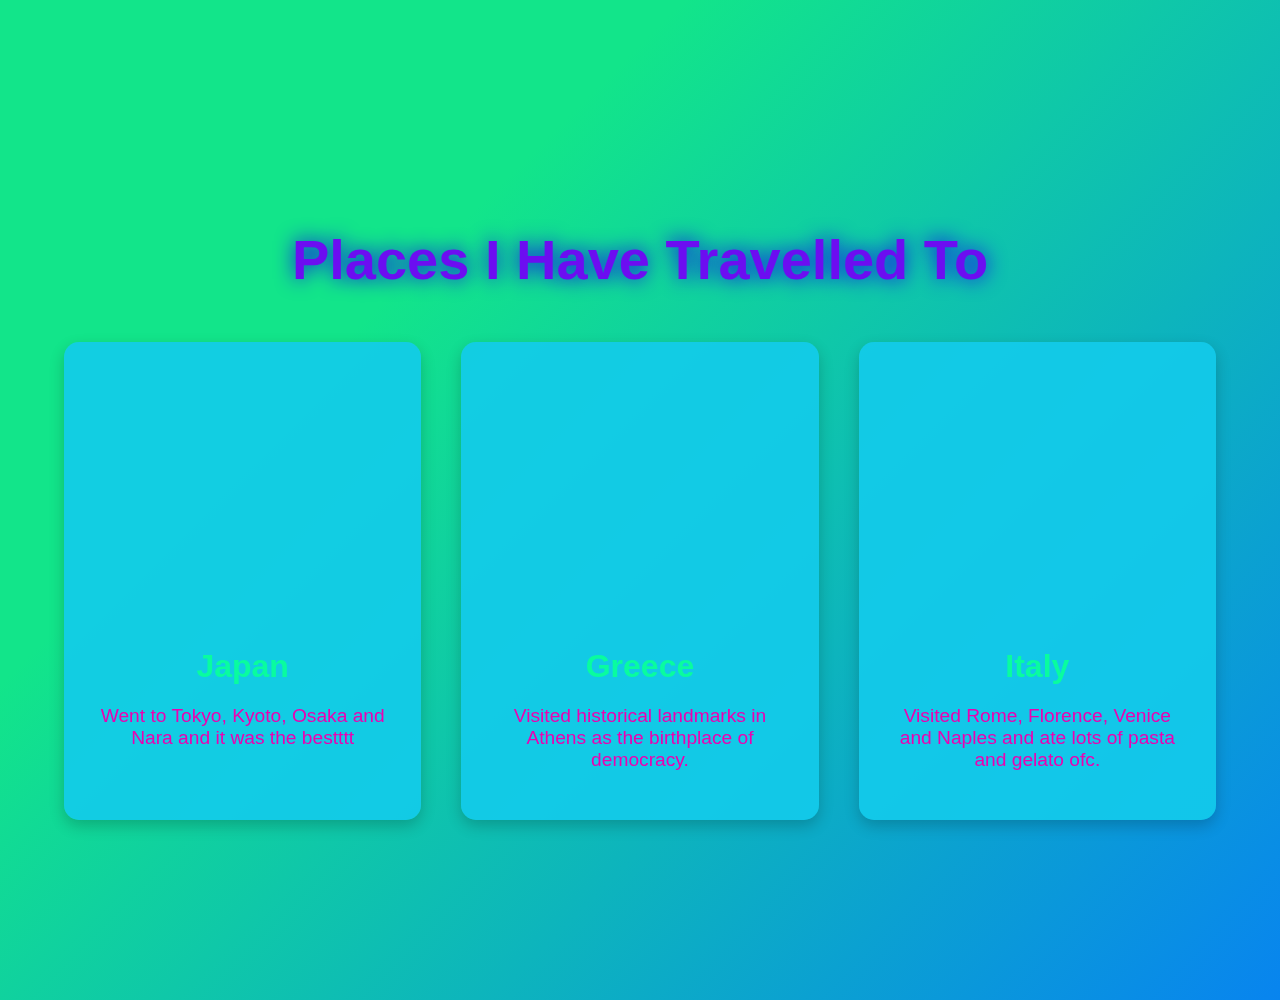
<file: places.html>
<!DOCTYPE html>
<html lang="en">
<head>
    <meta charset="UTF-8">
    <meta name="viewport" content="width=device-width, initial-scale=1.0">
    <title>Places I Have Travelled To</title>
    <link rel="stylesheet" href="style.css">
    <link rel="stylesheet" href="https://unpkg.com/aos@next/dist/aos.css" />
</head>
<body>

    <section class="places-section">
        <h2 class="places-title" data-aos="zoom-in">Places I Have Travelled To</h2>
        <div class="places-container">
            <div class="place" data-aos="fade-up">
                <div class="place-image" style="background-image: url('https://media1.giphy.com/media/v1.Y2lkPTc5MGI3NjExMGkwMWI2NTQ5MmRkd2FvdHg1MTA1bWNtYnEwcmVzN3dtOXczbXU2NCZlcD12MV9pbnRlcm5hbF9naWZfYnlfaWQmY3Q9Zw/xT0xewI2LTlJwj5hJe/giphy.gif');"></div>
                <h2>Japan</h2>
                <p>Went to Tokyo, Kyoto, Osaka and Nara and it was the bestttt </p>
            </div>
            <div class="place" data-aos="fade-up" data-aos-delay="200">
                <div class="place-image" style="background-image: url('https://media2.giphy.com/media/v1.Y2lkPTc5MGI3NjExcG11OTlxdjQ1Ymc4aW1iNG9obXNrenB2ZjNuYXZwOTZuOWt2aW9zeSZlcD12MV9pbnRlcm5hbF9naWZfYnlfaWQmY3Q9Zw/pM4rTCiW41OIo/giphy.gif');"></div>
                <h2>Greece</h2>
                <p>Visited historical landmarks in Athens as the birthplace of democracy.</p>
            </div>
            <div class="place" data-aos="fade-up" data-aos-delay="400">
                <div class="place-image" style="background-image: url('https://media0.giphy.com/media/v1.Y2lkPTc5MGI3NjExa3B3MXFhMm5pamJnNTRjMnhwMzF0a3V3ZW92eWlrazEyN3lmbjNqZiZlcD12MV9pbnRlcm5hbF9naWZfYnlfaWQmY3Q9Zw/11uoNyauChZR16/giphy.gif');"></div>
                <h2>Italy</h2>
                <p>Visited Rome, Florence, Venice and Naples and ate lots of pasta and gelato ofc.</p>
            </div>
        </div>
    </section>

    <!-- AOS Animation Script -->
    <script src="https://unpkg.com/aos@next/dist/aos.js"></script>
    <script>
        AOS.init();
    </script>

</body>
</html>
</file>
<file: style.css>
/* General  */
body {
    font-family: Arial, sans-serif;
    margin: 0;
    padding: 0;
    text-align: center;
}

#introduction {
    text-align: center; /* Centering text */
    padding: 15px;
}

.gif-container {
    display: flex;
    justify-content: center; /* Horizontal GIF */
    align-items: center; /* Vertically GIF */
    height: 350px; /* height*/
}

.gif-container img {
    max-width: 50%; /*  scales down  */
    height: auto; /*ratio of  GIF */
}

/* Style for the title container */
.title-container {
    display: flex;
    align-items: center;
    justify-content: center; /*  content horizontally */
    gap: 50px; /*   space between  title and images */
  }
  
  /* GIfs around the title */
  .title-img {
    width: 200px; /* Increase size */
    height: 200px; /* Increase size */
    border-radius: 100%; /*  circular */
    object-fit: cover; /* good */
  }
  
  /* Optional: Style for text */
  h1 {
    font-size: 36px;
    color: #5f0eea; /* Title color */
    margin: 0; /* Remove default margin */
  }


/* Background color */
body {
    background-color: #f0f0f0; /*  */
  }
  
  /* Header background */
  header {
    background-color: #61ffad; /* green */
  }
  
  /* Text color */
  h1, h2, h3 {
    color: #1405e3; /* Dark slate color for headings */
  }
  
  p {
    color: #ec00b1; /* Dark pink for paragraphs */
  }
  
  /* Links color */
  a {
    color: #e506d2; /* links colour */
  }
  
  /* Button style */
  button {
    background-color: #9c0b6c; /* Pink button */
    color: white;
  }
  
  /*  color of links when hovered */
  a:hover {
    color: #f70ce7; /*  when hovering */
  }


/* Hero Section */
.hero {
    background: url('world-map.jpg') no-repeat center center/cover;
    height: 100vh;
    color: white;
    display: flex;
    flex-direction: column;
    justify-content: center;
    align-items: center;
}

.hero h1 {
    font-size: 3rem;
    font-weight: bold;
}

/* Sections */
.about, .journey, .skills, .contact {
    padding: 60px 20px;
    background: rgb(187, 12, 137);
}

.journey {
    background: #f4f4f4;
}

.skills .projects {
    display: flex;
    justify-content: center;
    gap: 20px;
}

.project {
    padding: 20px;
    background: #ddd;
    border-radius: 10px;
}

/* Contact */
.contact {
    background: #05ebb2;
    color: white;
}

.contact-btn {
    display: inline-block;
    margin-top: 10px;
    padding: 10px 20px;
    background: rgb(57, 79, 239);
    color: rgb(12, 192, 247);
    text-decoration: none;
    border-radius: 5px;
}

/*  navigation bar style */
.navbar {
    background-color: #0df5ea; /*  background */
    padding: 10px;
    text-align: center;
  }
  
  .navbar ul {
    list-style-type: none;
    margin: 0;
    padding: 0;
  }
  
  .navbar ul li {
    display: inline-block;
    margin-right: 20px;
  }
  
  .navbar ul li a {
    color: white;
    text-decoration: none;
    font-size: 18px;
    padding: 8px 16px;
  }
  
  .navbar ul li a:hover {
    background-color: #ae0e93; /* Hover effect */
    border-radius: 5px;
  }

  

/*  Hobbies Section  */
.hobbies {
    background: linear-gradient(135deg, #0decc3, #e30aad); /* Gradient colour  */
    padding: 80px 20px;
    text-align: center;
    color: white;
    font-family: 'Poppins', sans-serif;
}

/* Title styling */
.hobbies-title {
    font-size: 3rem;
    font-weight: 700;
    margin-bottom: 40px;
    text-shadow: 3px 3px 8px rgb(245, 4, 120);
}

/* Hobbies Container */
.hobbies-container {
    display: flex;
    flex-wrap: wrap;
    justify-content: center;
    gap: 30px;
}

/* Individual Hobby */
.hobby {
    background: rgb(8, 253, 172);
    backdrop-filter: blur(10px);
    padding: 20px;
    border-radius: 15px;
    width: 250px;
    height: 280px;
    display: flex;
    flex-direction: column;
    align-items: center;
    box-shadow: 0 5px 15px rgb(5, 234, 211);
    transition: transform 0.3s ease, box-shadow 0.3s ease;
}

/* Hover Effect */
.hobby:hover {
    transform: scale(1.05);
    box-shadow: 0 8px 25px rgba(0, 0, 0, 0.3);
}

/* Hobby Images GIFs */
.hobby-icon {
    width: 100px;
    height: 100px;
    object-fit: cover;
    border-radius: 50%;
    margin-bottom: 15px;
    transition: transform 0.3s ease-in-out;
}

/* Image Hover Effect */
.hobby:hover .hobby-icon {
    transform: rotate(15deg) scale(1.1);
}

/* Hobby Text */
.hobby h3 {
    font-size: 1.4rem;
    font-weight: 600;
}

/* Main Section */
.main-section {
    position: relative;
    width: 100%;
    height: 100vh;
    background-color: #f0f0f0;
    display: flex;
    justify-content: center;
    align-items: center;
    text-align: center;
    flex-direction: column;
}

/* Globe Container */
.globe-container {
    position: absolute;
    top: 50%;
    left: 50%;
    transform: translate(-50%, -50%); /* Center the globe  */
    display: flex;
    flex-direction: column; /*   vertical positioning */
    justify-content: center;
    align-items: center;
    width: 100%; /* Use full width */
    height: 200px; /* Adjust height to fit 2 rows of globes */
}

/* Row for top globes */
.top-row {
    display: flex;
    justify-content: center;
    gap: 20px; /* Space between the globes */
}

/* Row for bottom globes */
.bottom-row {
    display: flex;
    justify-content: center;
    gap: 20px; /* Space between */
}

/* Spinning Globes */
.spinning-globe {
    width: 150px;
    height: 150px;
    border-radius: 50%;
    background-image: url('https://www.alsc.ala.org/blog/wp-content/uploads/2018/03/Earth-animated-globe-clipart-free-images.png'); /* Replace with your globe image path */
    background-size: cover;
    box-shadow: 0 0 50px rgba(0, 0, 0, 0.5); /*  glow effect */
    animation: spin-individual-globe 30s linear infinite; /* Spinning animation */
}

/* Positioning Globes */
.globe-1 {
    animation-delay: 0s;
}

.globe-2 {
    animation-delay: 0s;
}

.globe-3 {
    animation-delay: 0s;
}

.globe-4 {
    animation-delay: 0s;
}

.globe-5 {
    animation-delay: 0s;
}

.globe-6 {
    animation-delay: 0s;
}

/* Spinning Animation */
@keyframes spin-individual-globe {
    0% {
        transform: rotate(0deg);
    }
    100% {
        transform: rotate(360deg);
    }
}

/* Main Heading */
.main-heading {
    position: relative;
    font-size: 3rem;
    color: #333;
    z-index: 1; 
}


/*  font to the main section */
.main-section {
    font-family: 'Roboto', sans-serif; /*  Roboto */
}

/*  font to the heading */
.main-heading {
    font-family: 'Roboto', sans-serif; /*  Roboto for the heading */
    font-size: 3rem; /*   font size */
    color: #333; /* text color */
}


.globe-container {
    font-family: 'Roboto', sans-serif; /*  globe container */
}

.spinning-globe {
    font-family: 'Roboto', sans-serif;
}

/* Full-screen section */
.places-section {
    padding: 50px 0;
    background: linear-gradient(135deg, #12e58a 30%, #0884ef 100%);
    min-height: 100vh;
    display: flex;
    flex-direction: column;
    justify-content: center;
    align-items: center;
    text-align: center;
}

/* Title styling */
.places-title {
    font-size: 3.5rem;
    font-weight: bold;
    margin-bottom: 50px;
    color: rgb(108, 13, 241);
    text-shadow: 0 0 20px rgb(17, 5, 238);
}

/* Places container */
.places-container {
    display: grid;
    grid-template-columns: repeat(auto-fit, minmax(300px, 1fr));
    gap: 40px;
    width: 90%;
    max-width: 1200px;
    justify-content: center;
    align-items: stretch;
}

/* Individual place card */
.place {
    background-color: rgba(19, 203, 235, 0.9);
    color: #333;
    padding: 30px;
    border-radius: 15px;
    box-shadow: 0 6px 15px rgba(0, 0, 0, 0.2);
    transition: transform 0.4s ease, box-shadow 0.4s ease;
    position: relative;
    overflow: hidden;
    text-align: center;
}

/* Place image  */
.place-image {
    width: 100%;
    height: 250px;
    background-size: cover;
    background-position: center;
    background-repeat: no-repeat;
    border-radius: 10px;
    display: block;
}

/* Hover effect */
.place:hover {
    transform: scale(1.05);
    box-shadow: 0 12px 25px rgba(0, 0, 0, 0.3);
}

/* Place title */
.place h2 {
    font-size: 2rem;
    margin-bottom: 10px;
    color: #09fc9f;
}

/* Place description */
.place p {
    font-size: 1.2rem;
}

/*  AOS Animation */
[data-aos="fade-up"] {
    opacity: 0;
    transform: translateY(30px);
}

[data-aos="fade-up"].aos-animate {
    opacity: 1;
    transform: translateY(0);
    transition: transform 0.4s, opacity 0.4s;
}

<link rel="stylesheet" href="style.css">
</file>
